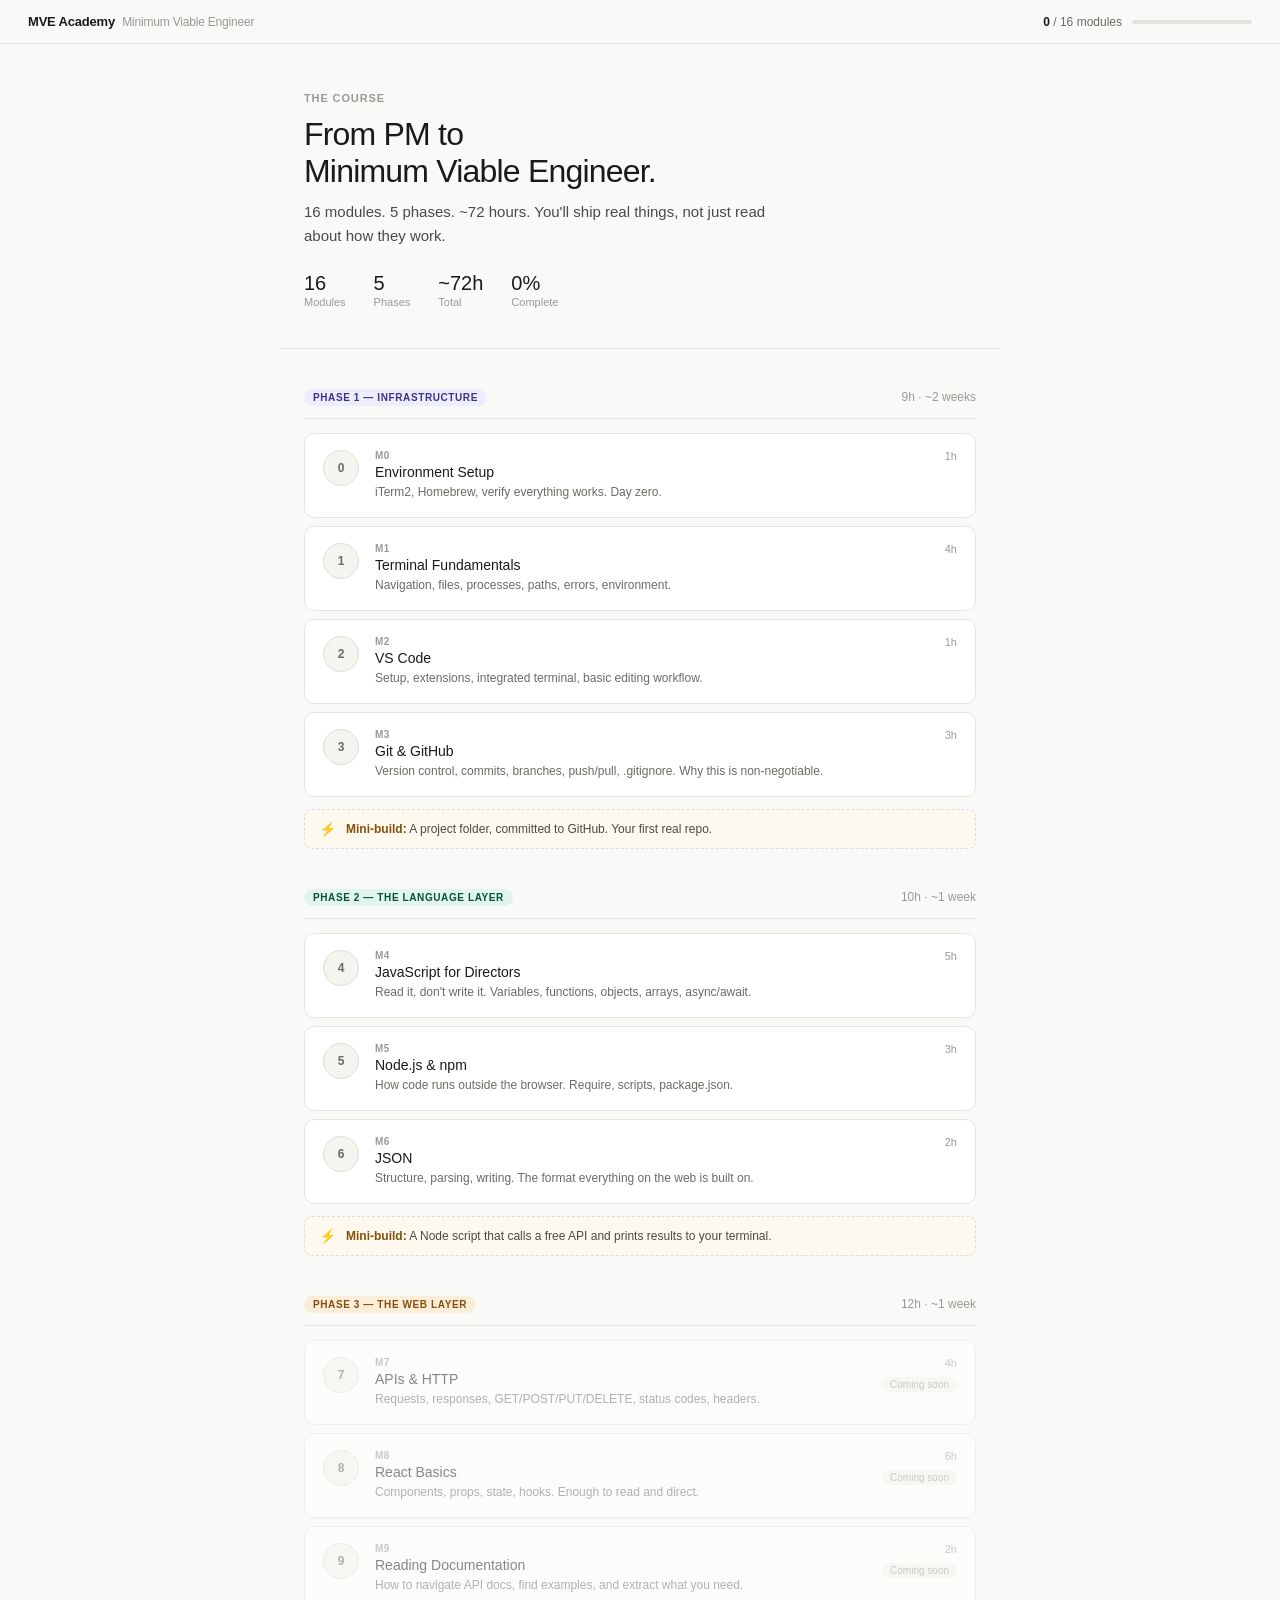
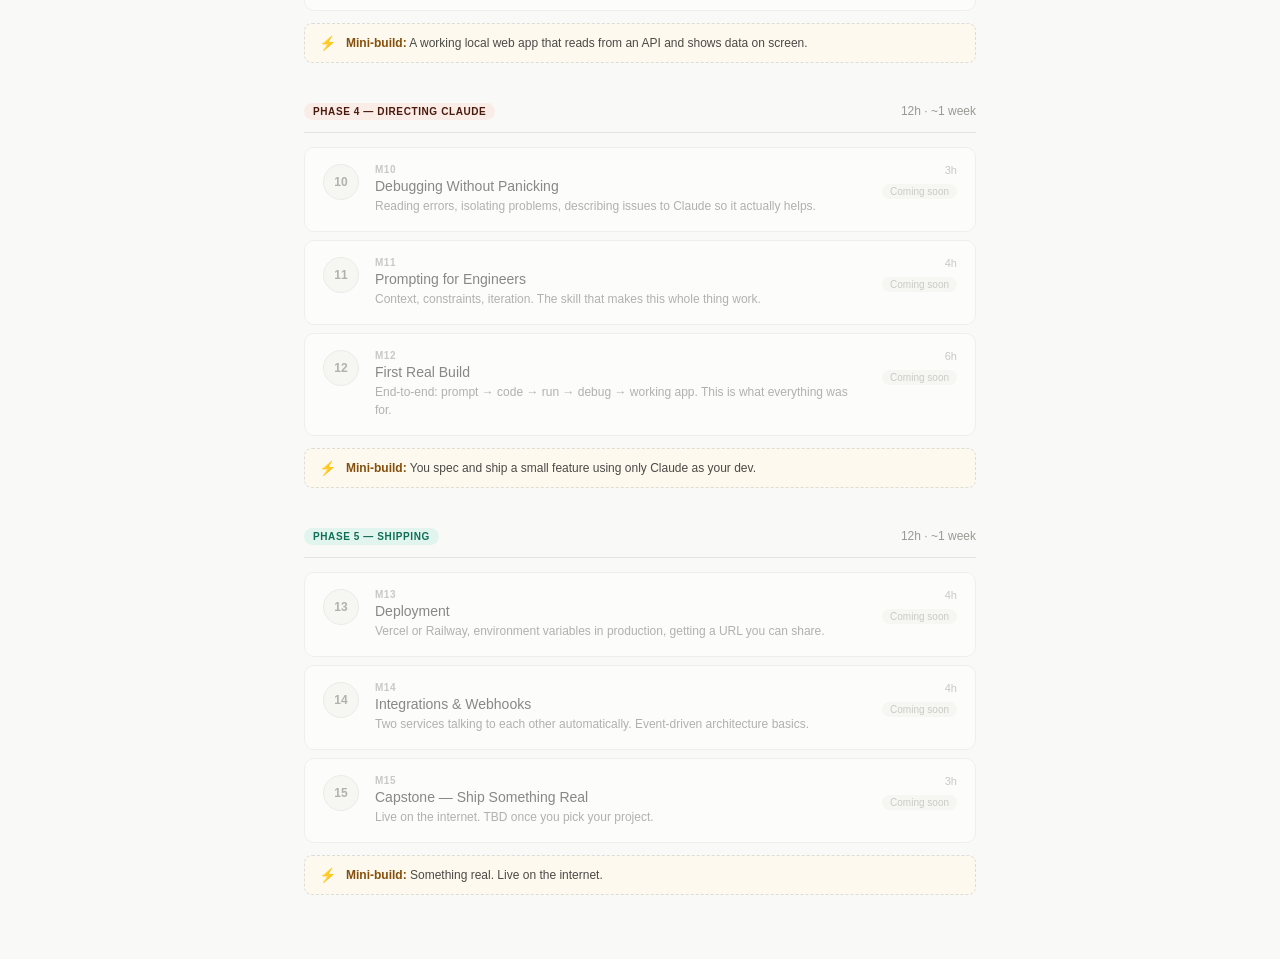
<file: index.html>
<!DOCTYPE html>
<html lang="en">
<head>
<meta charset="UTF-8">
<meta name="viewport" content="width=device-width, initial-scale=1.0">
<title>MVE Academy</title>
<link rel="stylesheet" href="css/style.css">
<style>
body { min-height: 100vh; }

/* ─── TOPBAR ──────────────────────────────────────────────────── */
.tb-left { display: flex; align-items: center; gap: 10px; }
.tb-right { display: flex; align-items: center; gap: 16px; }
.overall-prog { display: flex; align-items: center; gap: 10px; }
.overall-prog-text { font-size: 12px; color: var(--text-3); }
.overall-prog-text strong { color: var(--text-1); }
.overall-bar { width: 120px; height: 4px; background: var(--border); border-radius: 2px; overflow: hidden; }
.overall-fill { height: 100%; background: var(--green); border-radius: 2px; transition: width 0.4s ease; }

/* ─── HERO ────────────────────────────────────────────────────── */
.hero {
  max-width: 720px; margin: 0 auto;
  padding: 48px 24px 40px;
  border-bottom: 0.5px solid var(--border);
}
.hero-eyebrow { font-size: 11px; font-weight: 600; letter-spacing: 0.08em; text-transform: uppercase; color: var(--text-4); margin-bottom: 12px; }
.hero h1 { font-size: 32px; font-weight: 500; letter-spacing: -0.8px; color: var(--text-1); margin-bottom: 10px; line-height: 1.15; }
.hero p { font-size: 15px; color: var(--text-2); line-height: 1.6; max-width: 480px; }
.hero-stats { display: flex; gap: 28px; margin-top: 24px; }
.hero-stat { }
.hero-stat-val { font-size: 20px; font-weight: 500; color: var(--text-1); }
.hero-stat-label { font-size: 11px; color: var(--text-4); margin-top: 1px; }

/* ─── MAIN CONTENT ────────────────────────────────────────────── */
.content { max-width: 720px; margin: 0 auto; padding: 40px 24px 64px; }

/* ─── PHASE SECTION ───────────────────────────────────────────── */
.phase-section { margin-bottom: 40px; }
.phase-section:last-child { margin-bottom: 0; }

.phase-header {
  display: flex; align-items: center; justify-content: space-between;
  margin-bottom: 14px; padding-bottom: 12px;
  border-bottom: 0.5px solid var(--border);
}
.phase-header-left { display: flex; align-items: center; gap: 10px; }
.phase-title { font-size: 14px; font-weight: 500; color: var(--text-1); }
.phase-meta { font-size: 12px; color: var(--text-4); }

/* ─── MODULE CARDS ────────────────────────────────────────────── */
.module-card {
  display: flex; align-items: flex-start; gap: 16px;
  padding: 16px 18px;
  background: var(--surface);
  border: 0.5px solid var(--border);
  border-radius: 10px;
  margin-bottom: 8px;
  text-decoration: none;
  cursor: pointer;
  transition: border-color 0.12s, box-shadow 0.12s;
  position: relative;
}
.module-card:last-child { margin-bottom: 0; }
.module-card.clickable:hover { border-color: var(--border-strong); box-shadow: var(--shadow-md); }
.module-card.locked { opacity: 0.5; cursor: default; }

.mod-indicator {
  width: 36px; height: 36px; border-radius: 50%; flex-shrink: 0;
  display: flex; align-items: center; justify-content: center;
  font-size: 12px; font-weight: 600;
  border: 1.5px solid var(--border-strong);
  background: var(--surface-2);
  color: var(--text-3);
  font-variant-numeric: tabular-nums;
}
.mod-indicator.done { background: var(--green); border-color: var(--green); color: white; }
.mod-indicator.in-progress { background: var(--amber-soft); border-color: var(--amber); color: var(--amber-deep); }

.mod-info { flex: 1; min-width: 0; }
.mod-id { font-size: 10px; font-weight: 600; letter-spacing: 0.05em; text-transform: uppercase; color: var(--text-4); margin-bottom: 3px; }
.mod-title { font-size: 14px; font-weight: 500; color: var(--text-1); margin-bottom: 3px; }
.mod-desc { font-size: 12px; color: var(--text-3); line-height: 1.5; }

.mod-right { display: flex; flex-direction: column; align-items: flex-end; gap: 8px; flex-shrink: 0; }
.mod-time { font-size: 11px; color: var(--text-4); white-space: nowrap; }
.mod-status { font-size: 10px; font-weight: 500; padding: 2px 8px; border-radius: 99px; }
.mod-status.done { background: var(--green-soft); color: var(--green-deep); }
.mod-status.in-progress { background: var(--amber-soft); color: var(--amber-deep); }
.mod-status.not-started { background: var(--surface-2); color: var(--text-4); display: none; }
.mod-status.locked { background: var(--surface-2); color: var(--text-4); }

/* Mini-build callout */
.mini-build {
  display: flex; align-items: flex-start; gap: 10px;
  margin-top: 12px; padding: 10px 14px;
  border: 0.5px dashed var(--border-strong);
  border-radius: 8px;
  background: var(--amber-bg);
}
.mini-build-icon { font-size: 14px; flex-shrink: 0; margin-top: 1px; }
.mini-build-text { font-size: 12px; color: var(--text-2); line-height: 1.5; }
.mini-build-text strong { color: var(--amber-deep); font-weight: 600; }

@media (max-width: 640px) {
  .hero { padding: 32px 16px 28px; }
  .hero h1 { font-size: 26px; }
  .content { padding: 28px 16px 48px; }
  .mod-right { display: none; }
}
</style>
</head>
<body>

<header class="topbar">
  <div class="tb-left">
    <a href="index.html" class="topbar-brand">MVE Academy <span>Minimum Viable Engineer</span></a>
  </div>
  <div class="tb-right">
    <div class="overall-prog">
      <span class="overall-prog-text"><strong id="completed-count">0</strong> / <span id="total-modules">16</span> modules</span>
      <div class="overall-bar"><div class="overall-fill" id="overall-fill" style="width:0%"></div></div>
    </div>
  </div>
</header>

<section class="hero">
  <div class="hero-eyebrow">The course</div>
  <h1>From PM to<br>Minimum Viable Engineer.</h1>
  <p>16 modules. 5 phases. ~72 hours. You'll ship real things, not just read about how they work.</p>
  <div class="hero-stats">
    <div class="hero-stat">
      <div class="hero-stat-val">16</div>
      <div class="hero-stat-label">Modules</div>
    </div>
    <div class="hero-stat">
      <div class="hero-stat-val">5</div>
      <div class="hero-stat-label">Phases</div>
    </div>
    <div class="hero-stat">
      <div class="hero-stat-val">~72h</div>
      <div class="hero-stat-label">Total</div>
    </div>
    <div class="hero-stat">
      <div class="hero-stat-val" id="hero-pct">0%</div>
      <div class="hero-stat-label">Complete</div>
    </div>
  </div>
</section>

<main class="content" id="course-content">
  <!-- Rendered by JS -->
</main>

<script src="js/app.js"></script>
<script>
// ─── SYLLABUS DATA (inline to avoid extra fetch on home) ───────
// Loaded from syllabus.json at runtime

async function initHome() {
  let syllabus;
  try {
    const res = await fetch('data/syllabus.json');
    syllabus = await res.json();
  } catch (e) {
    document.getElementById('course-content').innerHTML = '<p style="padding:40px;color:#999">Could not load syllabus. Make sure you\'re running a local server (not opening the file directly).</p>';
    return;
  }

  const progress = loadProgress();
  const moduleIds = Object.keys(syllabus.modules);

  // Compute overall progress
  let completedModules = 0;
  moduleIds.forEach(id => {
    const mod = syllabus.modules[id];
    const modProgress = progress[id] || { done: {} };
    const doneCount = Object.values(modProgress.done || {}).filter(Boolean).length;
    // Count optional steps from module data if available
    const optionalCount = 1; // Oh My Zsh in M0 — hardcoded for now, will come from JSON later
    const requiredTotal = mod.hours > 0 ? (doneCount > 0 ? 1 : 0) : 0; // simplified
    if (doneCount > 0) completedModules++;
  });

  const totalMods = moduleIds.length;
  const pct = Math.round(completedModules / totalMods * 100);
  document.getElementById('completed-count').textContent = completedModules;
  document.getElementById('total-modules').textContent = totalMods;
  document.getElementById('overall-fill').style.width = pct + '%';
  document.getElementById('hero-pct').textContent = pct + '%';

  // Render phases
  const content = document.getElementById('course-content');
  let html = '';

  const phaseColorMap = {
    purple: 'p1', teal: 'p2', amber: 'p3', coral: 'p4', green: 'p5'
  };

  syllabus.phases.forEach(phase => {
    const pillClass = phaseColorMap[phase.color] || 'p1';
    html += `<div class="phase-section">
      <div class="phase-header">
        <div class="phase-header-left">
          <span class="phase-pill ${pillClass}">${phase.title}</span>
        </div>
        <span class="phase-meta">${phase.hours}h · ${phase.weeks}</span>
      </div>`;

    phase.modules.forEach(modId => {
      const mod = syllabus.modules[modId];
      if (!mod) return;

      const modProgress = progress[modId] || { done: {}, currentIdx: 0 };
      const doneCount = Object.values(modProgress.done || {}).filter(Boolean).length;
      const isComplete = mod.status === 'ready' && doneCount > 0 && modProgress.currentIdx >= 999;

      // Determine status
      let statusLabel = '';
      let statusClass = '';
      let indicatorClass = '';
      let indicatorContent = mod.id.replace('m', '').toUpperCase();

      if (mod.status !== 'ready') {
        statusLabel = 'Coming soon';
        statusClass = 'locked';
      } else if (doneCount === 0) {
        statusLabel = '';
        statusClass = 'not-started';
      } else {
        // Has some progress — check if complete by looking at currentIdx
        const isModComplete = modProgress.currentIdx >= 10; // M0 has 10 steps
        if (isModComplete) {
          statusLabel = 'Complete';
          statusClass = 'done';
          indicatorClass = 'done';
          indicatorContent = '<svg width="14" height="14" viewBox="0 0 14 14" fill="none"><path d="M2.5 7l3 3 6-6" stroke="white" stroke-width="2" stroke-linecap="round" stroke-linejoin="round"/></svg>';
        } else {
          statusLabel = 'In progress';
          statusClass = 'in-progress';
          indicatorClass = 'in-progress';
        }
      }

      const isClickable = mod.status === 'ready';
      const cardTag = isClickable ? `<a href="module.html?id=${mod.id}" class="module-card clickable">` : `<div class="module-card locked">`;
      const cardClose = isClickable ? '</a>' : '</div>';

      html += `${cardTag}
        <div class="mod-indicator ${indicatorClass}">${indicatorContent}</div>
        <div class="mod-info">
          <div class="mod-id">${mod.id.toUpperCase()}</div>
          <div class="mod-title">${mod.title}</div>
          <div class="mod-desc">${mod.desc}</div>
        </div>
        <div class="mod-right">
          <span class="mod-time">${mod.hours}h</span>
          ${statusLabel ? `<span class="mod-status ${statusClass}">${statusLabel}</span>` : ''}
        </div>
      ${cardClose}`;
    });

    // Mini-build
    if (phase.miniBuild) {
      html += `<div class="mini-build">
        <div class="mini-build-icon">⚡</div>
        <div class="mini-build-text"><strong>Mini-build:</strong> ${phase.miniBuild}</div>
      </div>`;
    }

    html += `</div>`;
  });

  content.innerHTML = html;
}

initHome();
</script>
</body>
</html>
</file>
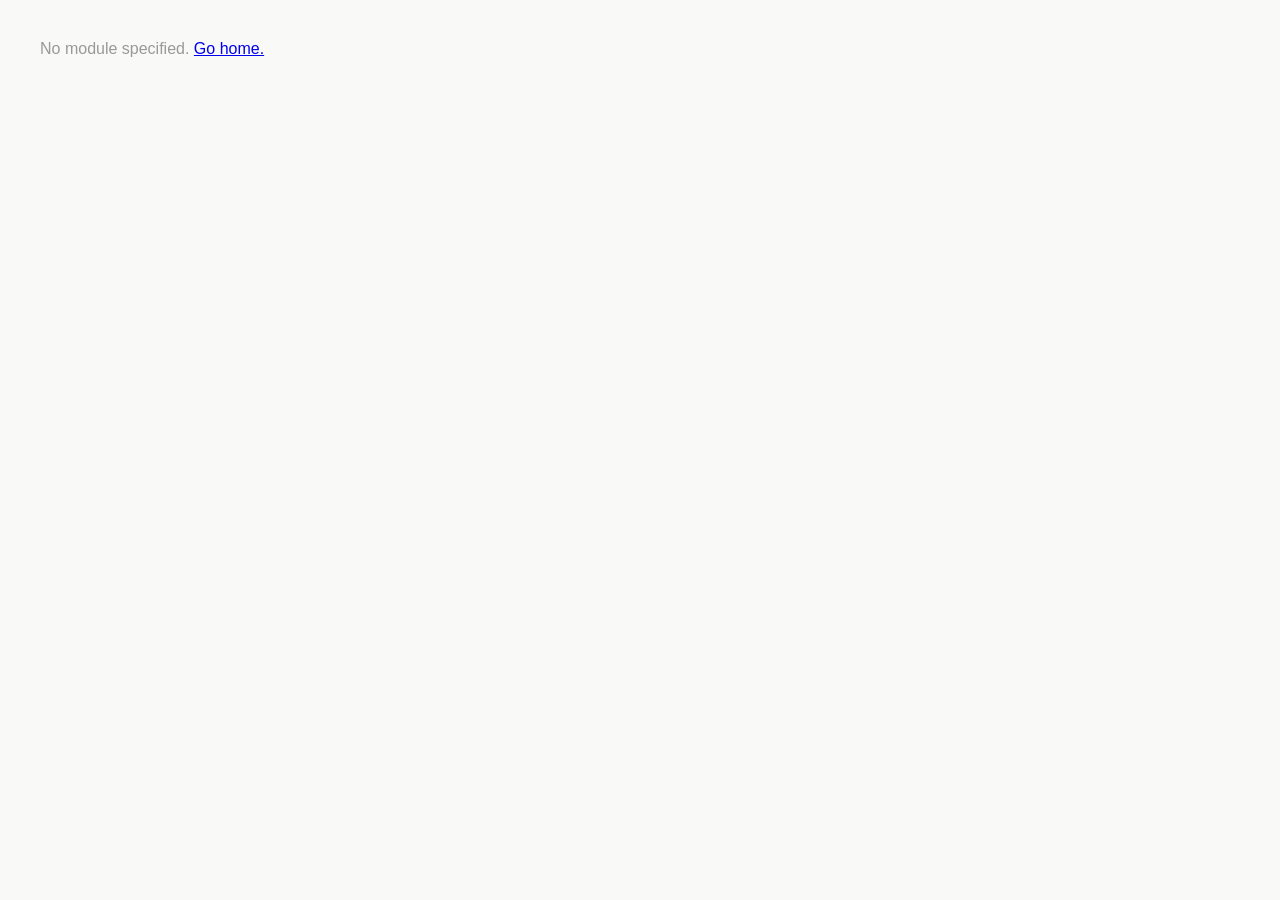
<file: module.html>
<!DOCTYPE html>
<html lang="en">
<head>
<meta charset="UTF-8">
<meta name="viewport" content="width=device-width, initial-scale=1.0">
<title>MVE Academy</title>
<link rel="stylesheet" href="css/style.css">
<style>
body { min-height: 100vh; padding-bottom: 96px; }

/* ─── TOPBAR ──────────────────────────────────────────────────── */
.tb-left { display: flex; align-items: center; gap: 12px; min-width: 0; }
.home-link {
  font-size: 11px; color: var(--text-4); text-decoration: none;
  display: flex; align-items: center; gap: 4px;
  transition: color 0.12s;
}
.home-link:hover { color: var(--text-2); }
.home-link::before { content: '←'; }
.tb-divider { color: var(--border-strong); font-size: 14px; }
.tb-title { font-size: 14px; font-weight: 500; color: var(--text-1); letter-spacing: -0.2px; }
.tb-title .id { font-family: var(--font-mono); font-size: 12px; color: var(--text-4); margin-right: 6px; }
.tb-right { display: flex; align-items: center; gap: 16px; flex-shrink: 0; }
.prog { display: flex; align-items: center; gap: 10px; }
.prog-text { font-size: 11px; color: var(--text-3); font-variant-numeric: tabular-nums; white-space: nowrap; }
.prog-text strong { color: var(--text-1); font-weight: 600; }
.prog-bar { width: 90px; height: 4px; background: var(--border); border-radius: 2px; overflow: hidden; }
.prog-fill { height: 100%; background: var(--green); border-radius: 2px; transition: width 0.4s cubic-bezier(.4,0,.2,1); }

/* ─── MAIN ────────────────────────────────────────────────────── */
.main { max-width: 720px; margin: 0 auto; padding: 40px 24px 24px; }

/* ─── BRIEFING ────────────────────────────────────────────────── */
.briefing {
  background: var(--surface);
  border: 0.5px solid var(--border);
  border-left: 3px solid var(--purple-deep);
  border-radius: 10px;
  padding: 20px 24px;
  margin-bottom: 36px;
  box-shadow: var(--shadow-sm);
}
.briefing-label { font-size: 10px; font-weight: 600; letter-spacing: 0.08em; text-transform: uppercase; color: var(--text-4); margin-bottom: 10px; }
.briefing h2 { font-size: 22px; font-weight: 500; letter-spacing: -0.4px; line-height: 1.2; margin-bottom: 12px; color: var(--text-1); }
.briefing-body p { font-size: 14px; color: var(--text-2); line-height: 1.65; margin-bottom: 10px; }
.briefing-body p:last-child { margin-bottom: 14px; }
.briefing-meta { font-size: 12px; color: var(--text-4); display: flex; align-items: center; gap: 8px; padding-top: 12px; border-top: 0.5px dashed var(--border); }
.briefing-meta .dot { width: 3px; height: 3px; background: var(--text-4); border-radius: 50%; }

/* ─── STEPS ───────────────────────────────────────────────────── */
.steps { position: relative; }
.steps::before {
  content: ''; position: absolute;
  left: 19px; top: 12px; bottom: 12px;
  width: 1px; background: var(--border); z-index: 0;
}
.step {
  position: relative; display: grid;
  grid-template-columns: 40px 1fr; gap: 16px; padding: 12px 0; z-index: 1;
}
.step-num {
  width: 40px; height: 40px; border-radius: 50%;
  background: var(--surface); border: 1.5px solid var(--border-strong);
  display: flex; align-items: center; justify-content: center;
  font-size: 14px; font-weight: 600; color: var(--text-3);
  flex-shrink: 0; transition: all 0.25s ease; position: relative; z-index: 2;
}
.step-card { background: transparent; padding: 7px 0 4px; cursor: pointer; user-select: none; -webkit-user-select: none; min-width: 0; }
.step-head { display: flex; align-items: baseline; gap: 10px; flex-wrap: wrap; }
.step-title { font-size: 14px; font-weight: 500; color: var(--text-1); letter-spacing: -0.1px; }
.step-meta { font-size: 11px; color: var(--text-4); font-variant-numeric: tabular-nums; }
.step-tag { font-size: 9px; font-weight: 600; letter-spacing: 0.04em; text-transform: uppercase; padding: 2px 7px; border-radius: 99px; background: var(--amber-soft); color: var(--amber-deep); }
.step-tag.optional { background: var(--surface-2); color: var(--text-3); }
.step-body-wrap { max-height: 0; overflow: hidden; transition: max-height 0.3s ease, opacity 0.2s ease; opacity: 0; }
.step-body { padding: 14px 0 4px; font-size: 13.5px; line-height: 1.65; color: var(--text-2); }
.step-body p { margin-bottom: 10px; }
.step-body p:last-child { margin-bottom: 0; }

.step-code-wrap { position: relative; margin: 12px 0; }
.step-code {
  background: var(--surface-2); border: 0.5px solid var(--border); border-radius: 8px;
  padding: 14px 48px 14px 16px; font-family: var(--font-mono); font-size: 12px;
  line-height: 1.65; color: var(--text-1); overflow-x: auto;
  white-space: pre-wrap; word-break: break-all;
}
.copy-btn {
  position: absolute; top: 8px; right: 8px;
  background: var(--surface); border: 0.5px solid var(--border); border-radius: 5px;
  padding: 4px 8px; font-size: 10px; font-weight: 500; color: var(--text-3);
  cursor: pointer; transition: all 0.12s; font-family: inherit;
}
.copy-btn:hover { color: var(--text-1); border-color: var(--border-strong); }
.copy-btn.copied { background: var(--green); color: white; border-color: var(--green); }

.step-notes { margin: 12px 0 4px; padding: 0; list-style: none; }
.step-notes li { font-size: 13px; color: var(--text-2); padding: 6px 0 6px 22px; position: relative; line-height: 1.55; }
.step-notes li::before { content: '·'; position: absolute; left: 8px; top: 5px; font-weight: bold; color: var(--text-4); }

.step-verify {
  margin-top: 14px; padding: 11px 14px;
  background: var(--green-bg); border-left: 2px solid var(--green);
  border-radius: 0 6px 6px 0; font-size: 12.5px; color: var(--text-2); line-height: 1.55;
}
.step-verify strong { color: var(--green-deep); font-weight: 600; }
.step-verify code { background: rgba(0,0,0,0.04); padding: 1px 6px; border-radius: 4px; font-family: var(--font-mono); font-size: 11.5px; }

.step-trouble {
  margin-top: 8px; padding: 11px 14px;
  background: var(--amber-bg); border-left: 2px solid var(--amber);
  border-radius: 0 6px 6px 0; font-size: 12.5px; color: var(--text-2); line-height: 1.55;
}
.step-trouble strong { color: var(--amber-deep); font-weight: 600; }
.step-trouble code { background: rgba(0,0,0,0.04); padding: 1px 6px; border-radius: 4px; font-family: var(--font-mono); font-size: 11.5px; }

/* ─── Try-cue (amber action prompt above code) ─────────────── */
.try-cue { display: flex; align-items: center; gap: 10px; margin: 0 0 10px; }
.try-cue-badge {
  background: var(--amber-soft);
  color: var(--amber-deep);
  border: 0.5px solid var(--amber);
  font-size: 11px; font-weight: 500;
  text-transform: uppercase; letter-spacing: 0.08em;
  padding: 3px 10px; border-radius: 4px;
}
.try-cue-text { font-size: 13px; color: var(--text-2); }

/* ─── Command notes (per-command/per-variable cards) ────────── */
.cmd-notes { margin: 0 0 4px; }
.cmd-note {
  padding: 10px 14px;
  background: var(--surface);
  border: 0.5px solid var(--border);
  border-radius: 6px;
  margin: 0 0 8px;
}
.cmd-note:last-child { margin-bottom: 0; }
.cmd-note-key {
  display: inline-block;
  font-family: var(--font-mono);
  font-size: 12.5px;
  color: var(--amber-deep);
  font-weight: 500;
  margin-bottom: 4px;
}
.cmd-note-what { font-size: 13px; color: var(--text-1); line-height: 1.55; margin: 0 0 4px; }
.cmd-note-when { font-size: 12.5px; color: var(--text-3); line-height: 1.55; margin: 0; }
.cmd-note-when strong {
  font-weight: 500;
  color: var(--text-2);
  text-transform: uppercase;
  font-size: 10.5px;
  letter-spacing: 0.06em;
  margin-right: 6px;
}
.cmd-note code { background: rgba(0,0,0,0.04); padding: 1px 5px; border-radius: 3px; font-family: var(--font-mono); font-size: 12px; }

/* ─── Scenarios panel (when you'll reach for this) ─────────── */
.step-when {
  margin-top: 12px; padding: 16px 18px;
  background: var(--surface-2); border-radius: 8px;
  font-size: 13px; color: var(--text-2); line-height: 1.6;
}
.step-when-label { font-size: 11px; font-weight: 500; letter-spacing: 0.08em; text-transform: uppercase; color: var(--text-3); margin-bottom: 10px; }
.step-when ul { margin: 0; padding: 0; list-style: none; }
.step-when li { font-size: 13px; color: var(--text-2); padding: 5px 0 5px 18px; position: relative; line-height: 1.6; }
.step-when li::before { content: '·'; position: absolute; left: 6px; top: 3px; font-weight: bold; color: var(--text-4); }
.step-when code { background: rgba(0,0,0,0.04); padding: 1px 5px; border-radius: 3px; font-family: var(--font-mono); font-size: 12px; }

@media (prefers-color-scheme: dark) {
  .step-verify code, .step-trouble code, .cmd-note code, .step-when code { background: rgba(255,255,255,0.06); }
}

/* Step states */
.step.is-current .step-num { background: var(--amber-soft); border-color: var(--amber); color: var(--amber-deep); box-shadow: 0 0 0 3px var(--amber-bg); }
.step.is-current .step-title { color: var(--text-1); font-weight: 600; }
.step.is-current .step-body-wrap { max-height: 2000px; opacity: 1; }
.step.is-current .step-card { cursor: default; }
.step.is-done .step-num { background: var(--green); border-color: var(--green); color: white; }
.step.is-done .step-title { color: var(--text-3); }
.step.is-done .step-meta { opacity: 0.6; }
.step.is-upcoming .step-title { color: var(--text-3); }
.step.is-upcoming .step-meta { opacity: 0.7; }
.step.is-upcoming .step-card:hover .step-title { color: var(--text-1); }
.step.is-open .step-body-wrap { max-height: 2000px; opacity: 1; }

.step-foot { margin-top: 14px; padding-top: 12px; border-top: 0.5px dashed var(--border); display: flex; gap: 10px; align-items: center; font-size: 11px; color: var(--text-4); }
.step-foot a { color: var(--text-3); cursor: pointer; text-decoration: underline; text-decoration-color: var(--border-strong); text-underline-offset: 2px; }
.step-foot a:hover { color: var(--text-1); }

/* ─── COMPLETE ────────────────────────────────────────────────── */
.complete-card { margin-top: 32px; padding: 28px; background: var(--green-bg); border: 1px solid var(--green); border-radius: 12px; text-align: center; display: none; }
.complete-card.show { display: block; }
.complete-card h3 { font-size: 18px; font-weight: 500; color: var(--green-deep); margin-bottom: 6px; }
.complete-card p { font-size: 13px; color: var(--text-2); margin-bottom: 16px; }

/* ─── ACTION BAR ──────────────────────────────────────────────── */
.action-bar {
  position: fixed; bottom: 0; left: 0; right: 0;
  background: var(--surface); border-top: 0.5px solid var(--border);
  padding: 14px 24px; display: flex; align-items: center;
  justify-content: space-between; gap: 16px; box-shadow: var(--shadow-lg); z-index: 30;
}
.ab-step { display: flex; align-items: center; gap: 12px; min-width: 0; flex: 1; }
.ab-num { width: 28px; height: 28px; border-radius: 50%; background: var(--amber-soft); color: var(--amber-deep); display: flex; align-items: center; justify-content: center; font-size: 12px; font-weight: 600; flex-shrink: 0; }
.ab-text { min-width: 0; }
.ab-label { font-size: 9px; font-weight: 600; letter-spacing: 0.08em; text-transform: uppercase; color: var(--text-4); margin-bottom: 1px; }
.ab-title { font-size: 13px; color: var(--text-1); font-weight: 500; white-space: nowrap; overflow: hidden; text-overflow: ellipsis; }
.ab-buttons { display: flex; gap: 8px; flex-shrink: 0; }
.ab-buttons .btn { font-size: 13px; padding: 8px 14px; }
.action-bar.is-complete .ab-num { background: var(--green); color: white; }
.action-bar.is-complete .ab-label { color: var(--green-deep); }

/* ─── DRAWER ──────────────────────────────────────────────────── */
.drawer-backdrop { position: fixed; inset: 0; background: rgba(0,0,0,0.18); opacity: 0; pointer-events: none; transition: opacity 0.25s ease; z-index: 40; }
.drawer-backdrop.open { opacity: 1; pointer-events: auto; }
.drawer { position: fixed; top: 0; right: 0; bottom: 0; width: min(440px, 90vw); background: var(--surface); border-left: 0.5px solid var(--border); transform: translateX(100%); transition: transform 0.32s cubic-bezier(.4,0,.2,1); z-index: 50; display: flex; flex-direction: column; box-shadow: -8px 0 32px rgba(0,0,0,0.08); }
.drawer.open { transform: translateX(0); }
.drawer-head { padding: 18px 24px; border-bottom: 0.5px solid var(--border); display: flex; align-items: center; justify-content: space-between; flex-shrink: 0; }
.drawer-head h2 { font-size: 14px; font-weight: 600; }
.drawer-close { background: transparent; border: none; cursor: pointer; font-size: 20px; line-height: 1; color: var(--text-3); padding: 4px 8px; border-radius: 5px; }
.drawer-close:hover { background: var(--surface-2); color: var(--text-1); }
.drawer-body { padding: 20px 24px 32px; overflow-y: auto; flex: 1; }
.ref-section { margin-bottom: 26px; }
.ref-section:last-child { margin-bottom: 0; }
.ref-section h3 { font-size: 10px; font-weight: 600; letter-spacing: 0.08em; text-transform: uppercase; color: var(--text-4); margin-bottom: 10px; }
.ref-section pre { background: var(--surface-2); border: 0.5px solid var(--border); border-radius: 7px; padding: 12px 14px; font-family: var(--font-mono); font-size: 11.5px; line-height: 1.7; color: var(--text-1); white-space: pre-wrap; }
.ref-section p { font-size: 12.5px; color: var(--text-2); line-height: 1.6; margin-bottom: 6px; }

/* ─── RESPONSIVE ──────────────────────────────────────────────── */
@media (max-width: 640px) {
  .main { padding: 28px 16px 16px; }
  .briefing { padding: 18px; }
  .briefing h2 { font-size: 19px; }
  .step { grid-template-columns: 32px 1fr; gap: 12px; }
  .step-num { width: 32px; height: 32px; font-size: 13px; }
  .steps::before { left: 15px; }
  .action-bar { padding: 10px 14px; gap: 10px; }
  .ab-text { display: none; }
  .ab-buttons .btn { font-size: 12px; padding: 7px 12px; }
}
</style>
</head>
<body>

<header class="topbar">
  <div class="tb-left">
    <a href="index.html" class="home-link">All modules</a>
    <span class="tb-divider">/</span>
    <span id="tb-phase" class="phase-pill p1">Phase 1</span>
    <div class="tb-title">
      <span class="id" id="tb-module-id">M0</span><span id="tb-module-title">Loading…</span>
    </div>
  </div>
  <div class="tb-right">
    <div class="prog">
      <span class="prog-text"><strong id="done-count">0</strong> / <span id="total-count">—</span></span>
      <div class="prog-bar"><div class="prog-fill" id="prog-fill" style="width:0%"></div></div>
    </div>
    <button class="btn" id="ref-btn">Reference</button>
  </div>
</header>

<main class="main">
  <section class="briefing">
    <div class="briefing-label">Briefing</div>
    <h2 id="briefing-headline">Loading…</h2>
    <div class="briefing-body" id="briefing-body"></div>
    <div class="briefing-meta">
      <span id="briefing-estimate">—</span>
      <span class="dot"></span>
      <span id="briefing-steps">—</span>
      <span class="dot"></span>
      <span id="briefing-prereqs">—</span>
    </div>
  </section>

  <section class="steps" id="steps"></section>

  <div class="complete-card" id="complete-card">
    <h3 id="complete-headline">Module complete.</h3>
    <p id="complete-body"></p>
    <a href="index.html" class="btn btn-primary">Back to all modules →</a>
  </div>
</main>

<footer class="action-bar" id="action-bar">
  <div class="ab-step">
    <div class="ab-num" id="ab-num">1</div>
    <div class="ab-text">
      <div class="ab-label" id="ab-label">Current step</div>
      <div class="ab-title" id="ab-title">—</div>
    </div>
  </div>
  <div class="ab-buttons">
    <button class="btn btn-ghost" id="question-btn">Question?</button>
    <button class="btn btn-primary" id="done-btn">✓ I did it</button>
  </div>
</footer>

<!-- Reference drawer -->
<div class="drawer-backdrop" id="drawer-backdrop"></div>
<aside class="drawer" id="drawer" aria-label="Reference">
  <div class="drawer-head">
    <h2 id="drawer-title">Reference</h2>
    <button class="drawer-close" id="drawer-close" aria-label="Close">✕</button>
  </div>
  <div class="drawer-body" id="drawer-body"></div>
</aside>

<script src="js/app.js"></script>
<script src="js/labench.js"></script>
</body>
</html>
</file>
<file: css/style.css>
:root {
  --bg: #f9f9f8;
  --surface: #ffffff;
  --surface-2: #f5f5f0;
  --border: #e5e5e0;
  --border-strong: #ddddd8;
  --text-1: #1a1a18;
  --text-2: #4a4a46;
  --text-3: #6b6b66;
  --text-4: #9a9a94;

  --green: #1D9E75;
  --green-deep: #0F6E56;
  --green-soft: #E1F5EE;
  --green-bg: #f0faf6;

  --amber: #EF9F27;
  --amber-deep: #854F0B;
  --amber-soft: #FAEEDA;
  --amber-bg: #fef9ee;

  --purple: #7F77DD;
  --purple-deep: #3C3489;
  --purple-soft: #EEEDFE;

  --teal-soft: #E1F5EE;
  --teal-deep: #085041;

  --coral-soft: #FAECE7;
  --coral-deep: #4A1B0C;

  --red-soft: #FCEBEB;
  --red: #E24B4A;

  --shadow-sm: 0 1px 2px rgba(0,0,0,0.04);
  --shadow-md: 0 4px 12px rgba(0,0,0,0.06);
  --shadow-lg: 0 -2px 24px rgba(0,0,0,0.06);

  --font-sans: -apple-system, BlinkMacSystemFont, 'Segoe UI', sans-serif;
  --font-mono: 'SF Mono', 'Fira Code', Menlo, monospace;
}

@media (prefers-color-scheme: dark) {
  :root {
    --bg: #1a1a18;
    --surface: #242422;
    --surface-2: #2e2e2c;
    --border: #3a3a38;
    --border-strong: #4a4a48;
    --text-1: #f0f0eb;
    --text-2: #d0d0cb;
    --text-3: #9a9a94;
    --text-4: #6b6b66;

    --green: #5DCAA5;
    --green-deep: #3FA683;
    --green-soft: #04342C;
    --green-bg: #08251f;

    --amber: #F5B341;
    --amber-deep: #FAC775;
    --amber-soft: #412402;
    --amber-bg: #2a1a05;

    --purple: #AFA9EC;
    --purple-deep: #CECBF6;
    --purple-soft: #26215C;

    --shadow-md: 0 4px 12px rgba(0,0,0,0.4);
    --shadow-lg: 0 -2px 24px rgba(0,0,0,0.4);
  }
}

* { box-sizing: border-box; margin: 0; padding: 0; }

html, body {
  font-family: var(--font-sans);
  background: var(--bg);
  color: var(--text-1);
  -webkit-font-smoothing: antialiased;
}

/* ─── SHARED BUTTONS ──────────────────────────────────────────── */
.btn {
  font: inherit;
  cursor: pointer;
  border: 1px solid var(--border-strong);
  background: var(--surface);
  color: var(--text-2);
  font-size: 12px;
  padding: 6px 12px;
  border-radius: 7px;
  transition: all 0.12s ease;
  text-decoration: none;
  display: inline-flex;
  align-items: center;
  gap: 5px;
}
.btn:hover { background: var(--surface-2); color: var(--text-1); }
.btn-primary {
  background: var(--green);
  color: white;
  border-color: var(--green);
  font-weight: 500;
}
.btn-primary:hover { background: var(--green-deep); border-color: var(--green-deep); }
.btn-ghost { background: transparent; border-color: transparent; }
.btn-ghost:hover { background: var(--surface-2); border-color: var(--border); }

/* ─── SHARED TOPBAR ───────────────────────────────────────────── */
.topbar {
  position: sticky;
  top: 0;
  z-index: 20;
  background: rgba(249, 249, 248, 0.88);
  backdrop-filter: saturate(140%) blur(10px);
  -webkit-backdrop-filter: saturate(140%) blur(10px);
  border-bottom: 0.5px solid var(--border);
  padding: 14px 28px;
  display: flex;
  align-items: center;
  justify-content: space-between;
  gap: 24px;
}
@media (prefers-color-scheme: dark) {
  .topbar { background: rgba(26, 26, 24, 0.88); }
}

.topbar-brand {
  font-size: 13px;
  font-weight: 600;
  color: var(--text-1);
  letter-spacing: -0.2px;
  text-decoration: none;
}
.topbar-brand span {
  font-weight: 400;
  color: var(--text-4);
  margin-left: 4px;
  font-size: 12px;
}

/* ─── PHASE PILLS ─────────────────────────────────────────────── */
.phase-pill {
  font-size: 10px;
  font-weight: 600;
  letter-spacing: 0.06em;
  text-transform: uppercase;
  padding: 3px 9px;
  border-radius: 99px;
  white-space: nowrap;
}
.phase-pill.p1 { background: var(--purple-soft); color: var(--purple-deep); }
.phase-pill.p2 { background: var(--teal-soft); color: var(--teal-deep); }
.phase-pill.p3 { background: var(--amber-soft); color: var(--amber-deep); }
.phase-pill.p4 { background: var(--coral-soft); color: var(--coral-deep); }
.phase-pill.p5 { background: var(--green-soft); color: var(--green-deep); }

@media (max-width: 640px) {
  .topbar { padding: 12px 16px; }
}
</file>
